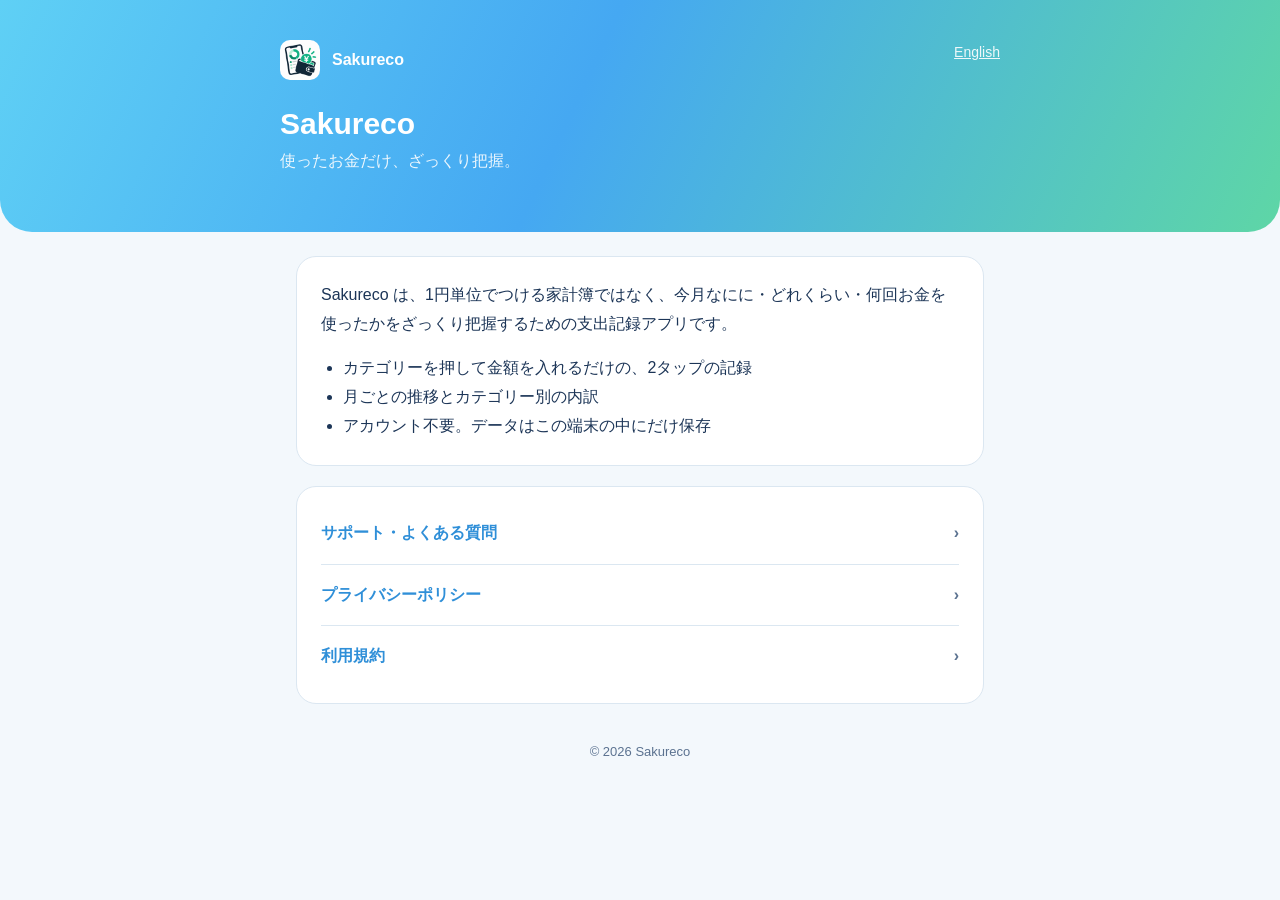
<file: index.html>
<!doctype html>
<html lang="ja">
<head>
<meta charset="utf-8">
<meta name="viewport" content="width=device-width, initial-scale=1">
<title>Sakureco</title>
<meta name="description" content="使ったお金だけ、ざっくり把握。">
<link rel="icon" href="assets/favicon.png">
<link rel="apple-touch-icon" href="assets/icon.png">
<link rel="stylesheet" href="assets/style.css">
</head>
<body>
<header class="hero">
  <div class="hero-inner">
    <a class="lang" href="en/">English</a>
    <a class="brand" href="./"><img src="assets/icon.png" alt="">Sakureco</a>
    <h1>Sakureco</h1>
    <p>使ったお金だけ、ざっくり把握。</p>
  </div>
</header>
<main>
<section class="card">
<p>Sakureco は、1円単位でつける家計簿ではなく、今月なにに・どれくらい・何回お金を使ったかをざっくり把握するための支出記録アプリです。</p>
<ul>
  <li>カテゴリーを押して金額を入れるだけの、2タップの記録</li>
  <li>月ごとの推移とカテゴリー別の内訳</li>
  <li>アカウント不要。データはこの端末の中にだけ保存</li>
</ul>
</section>
<section class="card">
<ul class="links">
  <li><a href="support/">サポート・よくある質問</a></li>
  <li><a href="privacy/">プライバシーポリシー</a></li>
  <li><a href="terms/">利用規約</a></li>
</ul>
</section>
</main>
<footer>© 2026 Sakureco</footer>
</body>
</html>
</file>
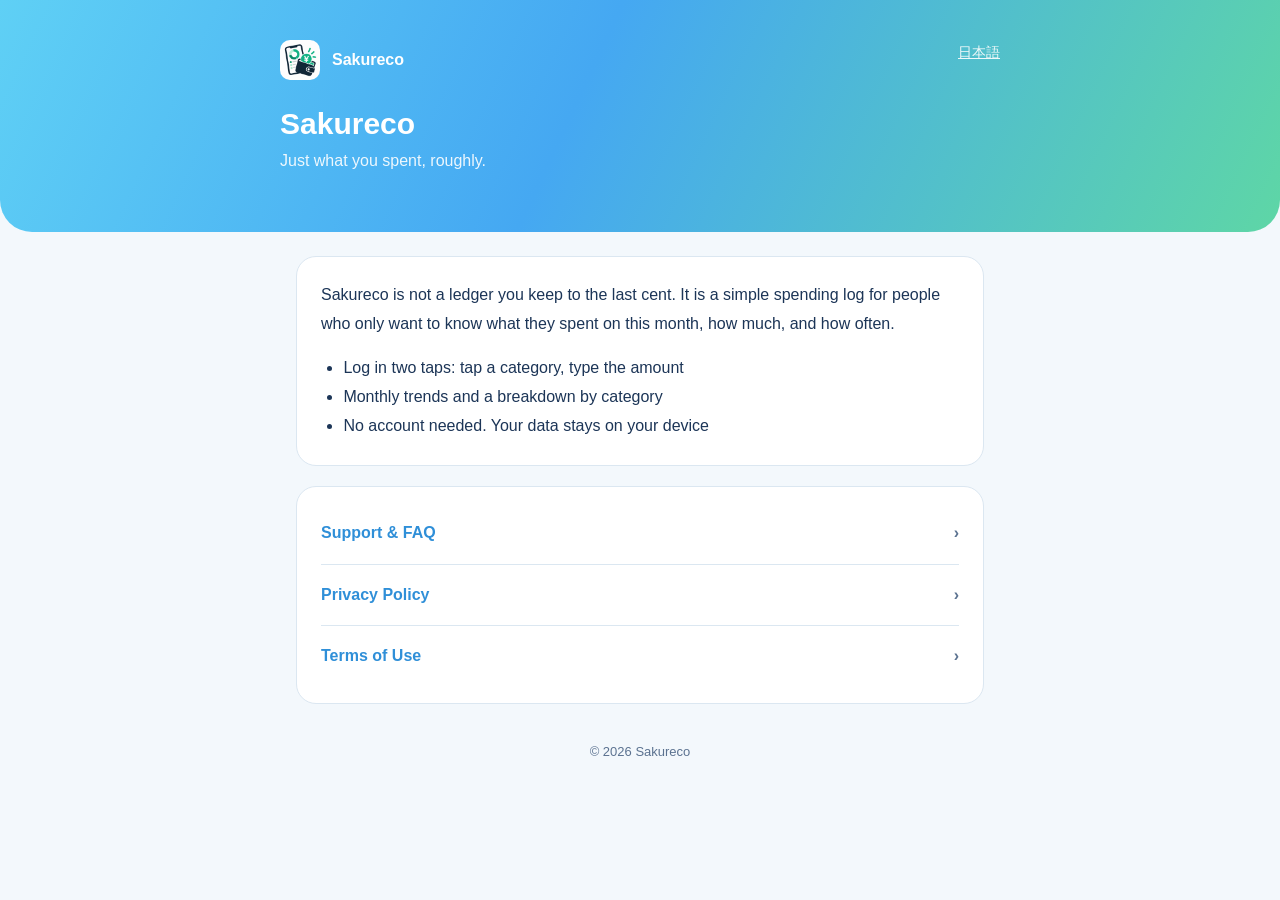
<file: en/index.html>
<!doctype html>
<html lang="en">
<head>
<meta charset="utf-8">
<meta name="viewport" content="width=device-width, initial-scale=1">
<title>Sakureco</title>
<meta name="description" content="Just what you spent, roughly.">
<link rel="icon" href="../assets/favicon.png">
<link rel="apple-touch-icon" href="../assets/icon.png">
<link rel="stylesheet" href="../assets/style.css">
</head>
<body>
<header class="hero">
  <div class="hero-inner">
    <a class="lang" href="../">日本語</a>
    <a class="brand" href="../en/"><img src="../assets/icon.png" alt="">Sakureco</a>
    <h1>Sakureco</h1>
    <p>Just what you spent, roughly.</p>
  </div>
</header>
<main>
<section class="card">
<p>Sakureco is not a ledger you keep to the last cent. It is a simple spending log for people who only want to know what they spent on this month, how much, and how often.</p>
<ul>
  <li>Log in two taps: tap a category, type the amount</li>
  <li>Monthly trends and a breakdown by category</li>
  <li>No account needed. Your data stays on your device</li>
</ul>
</section>
<section class="card">
<ul class="links">
  <li><a href="support/">Support &amp; FAQ</a></li>
  <li><a href="privacy/">Privacy Policy</a></li>
  <li><a href="terms/">Terms of Use</a></li>
</ul>
</section>
</main>
<footer>© 2026 Sakureco</footer>
</body>
</html>
</file>
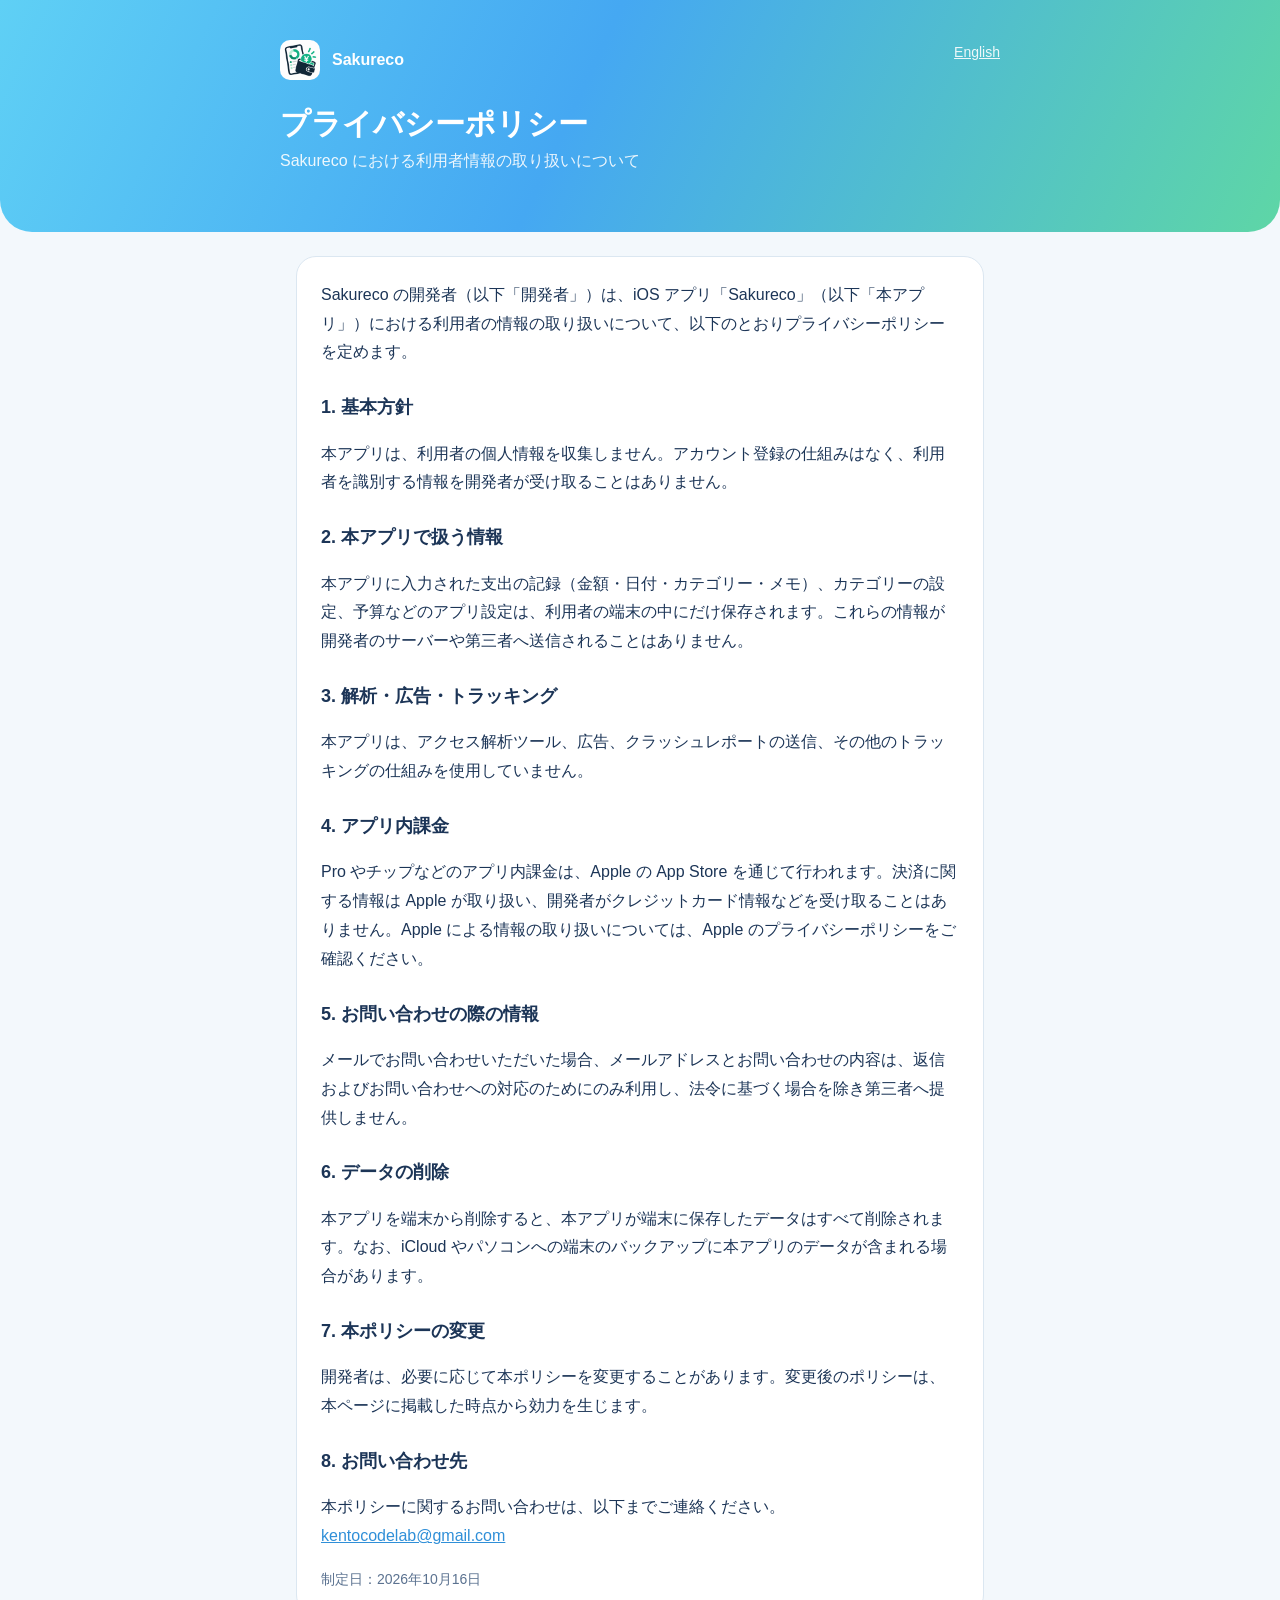
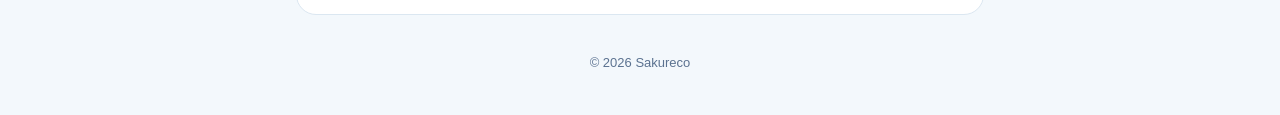
<file: privacy/index.html>
<!doctype html>
<html lang="ja">
<head>
<meta charset="utf-8">
<meta name="viewport" content="width=device-width, initial-scale=1">
<title>プライバシーポリシー | Sakureco</title>
<meta name="description" content="Sakureco における利用者情報の取り扱いについて">
<link rel="icon" href="../assets/favicon.png">
<link rel="apple-touch-icon" href="../assets/icon.png">
<link rel="stylesheet" href="../assets/style.css">
</head>
<body>
<header class="hero">
  <div class="hero-inner">
    <a class="lang" href="../en/privacy/">English</a>
    <a class="brand" href="../"><img src="../assets/icon.png" alt="">Sakureco</a>
    <h1>プライバシーポリシー</h1>
    <p>Sakureco における利用者情報の取り扱いについて</p>
  </div>
</header>
<main>
<section class="card">
<p>Sakureco の開発者（以下「開発者」）は、iOS アプリ「Sakureco」（以下「本アプリ」）における利用者の情報の取り扱いについて、以下のとおりプライバシーポリシーを定めます。</p>

<h2>1. 基本方針</h2>
<p>本アプリは、利用者の個人情報を収集しません。アカウント登録の仕組みはなく、利用者を識別する情報を開発者が受け取ることはありません。</p>

<h2>2. 本アプリで扱う情報</h2>
<p>本アプリに入力された支出の記録（金額・日付・カテゴリー・メモ）、カテゴリーの設定、予算などのアプリ設定は、利用者の端末の中にだけ保存されます。これらの情報が開発者のサーバーや第三者へ送信されることはありません。</p>

<h2>3. 解析・広告・トラッキング</h2>
<p>本アプリは、アクセス解析ツール、広告、クラッシュレポートの送信、その他のトラッキングの仕組みを使用していません。</p>

<h2>4. アプリ内課金</h2>
<p>Pro やチップなどのアプリ内課金は、Apple の App Store を通じて行われます。決済に関する情報は Apple が取り扱い、開発者がクレジットカード情報などを受け取ることはありません。Apple による情報の取り扱いについては、Apple のプライバシーポリシーをご確認ください。</p>

<h2>5. お問い合わせの際の情報</h2>
<p>メールでお問い合わせいただいた場合、メールアドレスとお問い合わせの内容は、返信およびお問い合わせへの対応のためにのみ利用し、法令に基づく場合を除き第三者へ提供しません。</p>

<h2>6. データの削除</h2>
<p>本アプリを端末から削除すると、本アプリが端末に保存したデータはすべて削除されます。なお、iCloud やパソコンへの端末のバックアップに本アプリのデータが含まれる場合があります。</p>

<h2>7. 本ポリシーの変更</h2>
<p>開発者は、必要に応じて本ポリシーを変更することがあります。変更後のポリシーは、本ページに掲載した時点から効力を生じます。</p>

<h2>8. お問い合わせ先</h2>
<p>本ポリシーに関するお問い合わせは、以下までご連絡ください。<br><a href="mailto:kentocodelab@gmail.com">kentocodelab@gmail.com</a></p>

<p class="meta">制定日：2026年10月16日</p>
</section>
</main>
<footer>© 2026 Sakureco</footer>
</body>
</html>
</file>
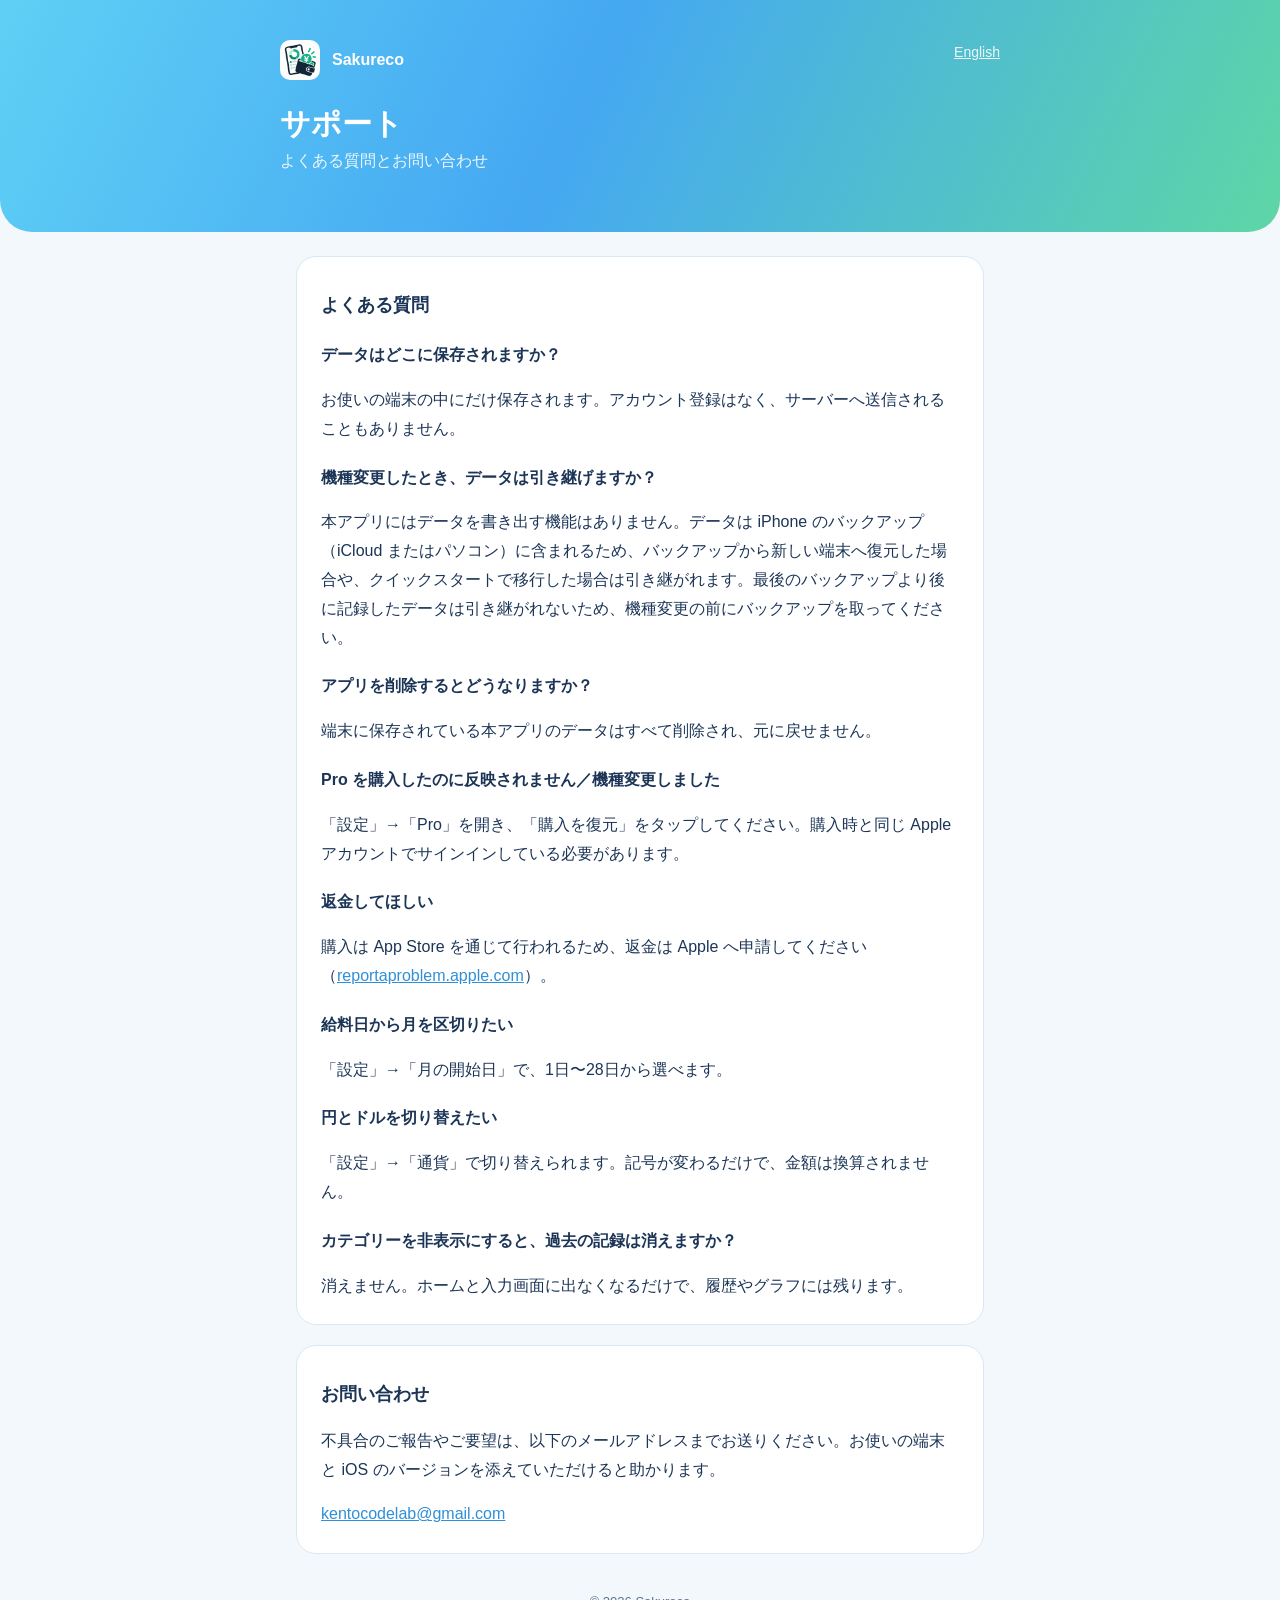
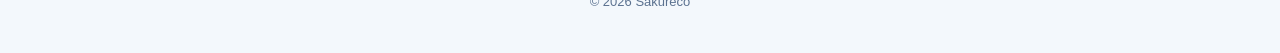
<file: support/index.html>
<!doctype html>
<html lang="ja">
<head>
<meta charset="utf-8">
<meta name="viewport" content="width=device-width, initial-scale=1">
<title>サポート | Sakureco</title>
<meta name="description" content="よくある質問とお問い合わせ">
<link rel="icon" href="../assets/favicon.png">
<link rel="apple-touch-icon" href="../assets/icon.png">
<link rel="stylesheet" href="../assets/style.css">
</head>
<body>
<header class="hero">
  <div class="hero-inner">
    <a class="lang" href="../en/support/">English</a>
    <a class="brand" href="../"><img src="../assets/icon.png" alt="">Sakureco</a>
    <h1>サポート</h1>
    <p>よくある質問とお問い合わせ</p>
  </div>
</header>
<main>
<section class="card">
<h2>よくある質問</h2>

<h3>データはどこに保存されますか？</h3>
<p>お使いの端末の中にだけ保存されます。アカウント登録はなく、サーバーへ送信されることもありません。</p>

<h3>機種変更したとき、データは引き継げますか？</h3>
<p>本アプリにはデータを書き出す機能はありません。データは iPhone のバックアップ（iCloud またはパソコン）に含まれるため、バックアップから新しい端末へ復元した場合や、クイックスタートで移行した場合は引き継がれます。最後のバックアップより後に記録したデータは引き継がれないため、機種変更の前にバックアップを取ってください。</p>

<h3>アプリを削除するとどうなりますか？</h3>
<p>端末に保存されている本アプリのデータはすべて削除され、元に戻せません。</p>

<h3>Pro を購入したのに反映されません／機種変更しました</h3>
<p>「設定」→「Pro」を開き、「購入を復元」をタップしてください。購入時と同じ Apple アカウントでサインインしている必要があります。</p>

<h3>返金してほしい</h3>
<p>購入は App Store を通じて行われるため、返金は Apple へ申請してください（<a href="https://reportaproblem.apple.com/">reportaproblem.apple.com</a>）。</p>

<h3>給料日から月を区切りたい</h3>
<p>「設定」→「月の開始日」で、1日〜28日から選べます。</p>

<h3>円とドルを切り替えたい</h3>
<p>「設定」→「通貨」で切り替えられます。記号が変わるだけで、金額は換算されません。</p>

<h3>カテゴリーを非表示にすると、過去の記録は消えますか？</h3>
<p>消えません。ホームと入力画面に出なくなるだけで、履歴やグラフには残ります。</p>
</section>
<section class="card">
<h2>お問い合わせ</h2>
<p>不具合のご報告やご要望は、以下のメールアドレスまでお送りください。お使いの端末と iOS のバージョンを添えていただけると助かります。</p>
<p><a href="mailto:kentocodelab@gmail.com?subject=Sakureco%20%E3%81%8A%E5%95%8F%E3%81%84%E5%90%88%E3%82%8F%E3%81%9B">kentocodelab@gmail.com</a></p>
</section>
</main>
<footer>© 2026 Sakureco</footer>
</body>
</html>
</file>
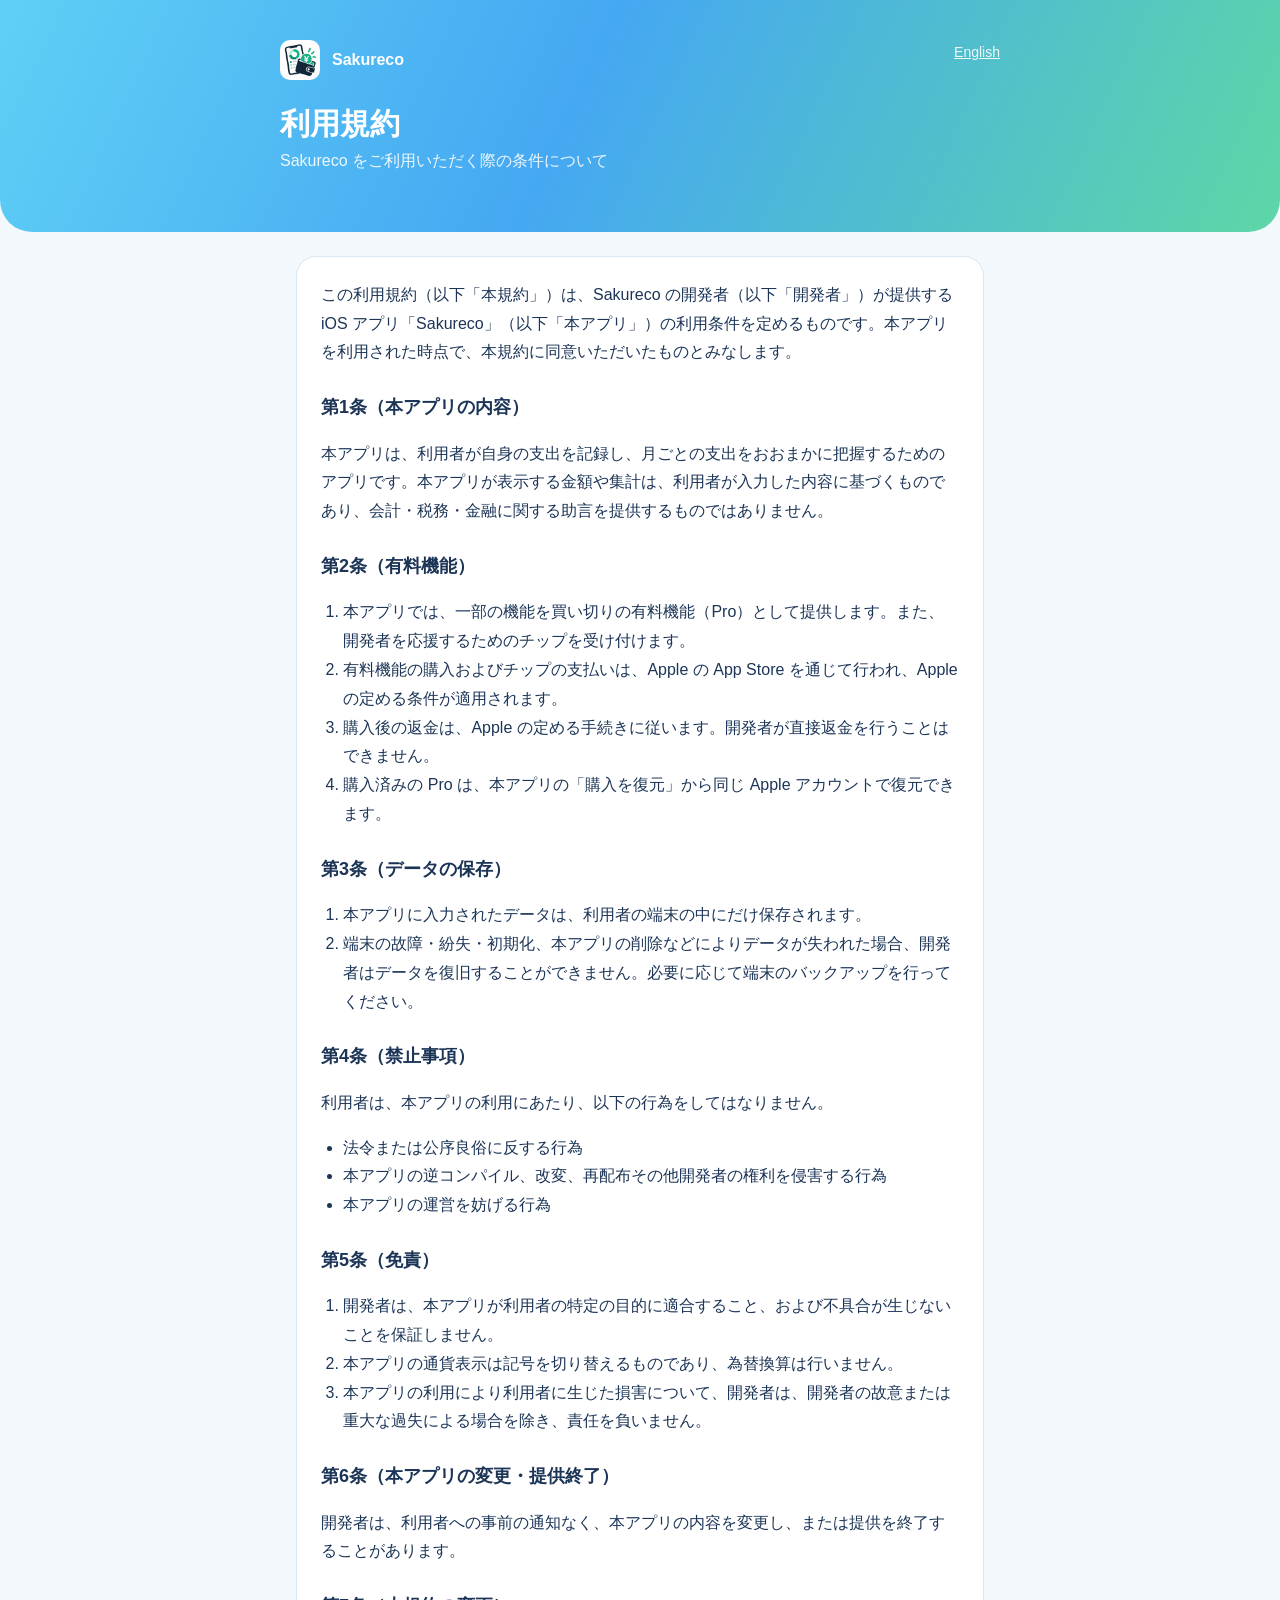
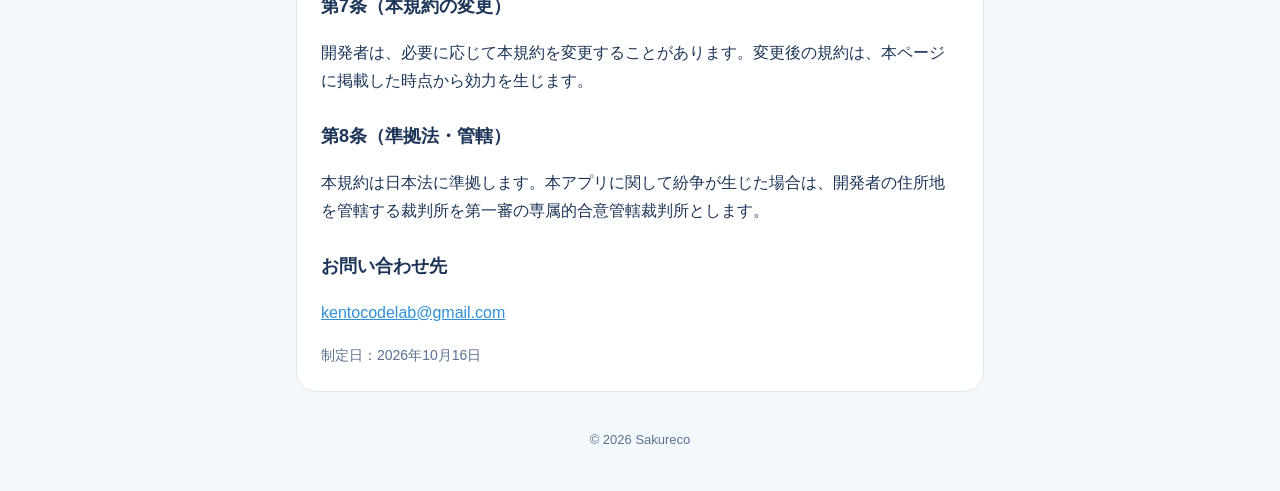
<file: terms/index.html>
<!doctype html>
<html lang="ja">
<head>
<meta charset="utf-8">
<meta name="viewport" content="width=device-width, initial-scale=1">
<title>利用規約 | Sakureco</title>
<meta name="description" content="Sakureco をご利用いただく際の条件について">
<link rel="icon" href="../assets/favicon.png">
<link rel="apple-touch-icon" href="../assets/icon.png">
<link rel="stylesheet" href="../assets/style.css">
</head>
<body>
<header class="hero">
  <div class="hero-inner">
    <a class="lang" href="../en/terms/">English</a>
    <a class="brand" href="../"><img src="../assets/icon.png" alt="">Sakureco</a>
    <h1>利用規約</h1>
    <p>Sakureco をご利用いただく際の条件について</p>
  </div>
</header>
<main>
<section class="card">
<p>この利用規約（以下「本規約」）は、Sakureco の開発者（以下「開発者」）が提供する iOS アプリ「Sakureco」（以下「本アプリ」）の利用条件を定めるものです。本アプリを利用された時点で、本規約に同意いただいたものとみなします。</p>

<h2>第1条（本アプリの内容）</h2>
<p>本アプリは、利用者が自身の支出を記録し、月ごとの支出をおおまかに把握するためのアプリです。本アプリが表示する金額や集計は、利用者が入力した内容に基づくものであり、会計・税務・金融に関する助言を提供するものではありません。</p>

<h2>第2条（有料機能）</h2>
<ol>
  <li>本アプリでは、一部の機能を買い切りの有料機能（Pro）として提供します。また、開発者を応援するためのチップを受け付けます。</li>
  <li>有料機能の購入およびチップの支払いは、Apple の App Store を通じて行われ、Apple の定める条件が適用されます。</li>
  <li>購入後の返金は、Apple の定める手続きに従います。開発者が直接返金を行うことはできません。</li>
  <li>購入済みの Pro は、本アプリの「購入を復元」から同じ Apple アカウントで復元できます。</li>
</ol>

<h2>第3条（データの保存）</h2>
<ol>
  <li>本アプリに入力されたデータは、利用者の端末の中にだけ保存されます。</li>
  <li>端末の故障・紛失・初期化、本アプリの削除などによりデータが失われた場合、開発者はデータを復旧することができません。必要に応じて端末のバックアップを行ってください。</li>
</ol>

<h2>第4条（禁止事項）</h2>
<p>利用者は、本アプリの利用にあたり、以下の行為をしてはなりません。</p>
<ul>
  <li>法令または公序良俗に反する行為</li>
  <li>本アプリの逆コンパイル、改変、再配布その他開発者の権利を侵害する行為</li>
  <li>本アプリの運営を妨げる行為</li>
</ul>

<h2>第5条（免責）</h2>
<ol>
  <li>開発者は、本アプリが利用者の特定の目的に適合すること、および不具合が生じないことを保証しません。</li>
  <li>本アプリの通貨表示は記号を切り替えるものであり、為替換算は行いません。</li>
  <li>本アプリの利用により利用者に生じた損害について、開発者は、開発者の故意または重大な過失による場合を除き、責任を負いません。</li>
</ol>

<h2>第6条（本アプリの変更・提供終了）</h2>
<p>開発者は、利用者への事前の通知なく、本アプリの内容を変更し、または提供を終了することがあります。</p>

<h2>第7条（本規約の変更）</h2>
<p>開発者は、必要に応じて本規約を変更することがあります。変更後の規約は、本ページに掲載した時点から効力を生じます。</p>

<h2>第8条（準拠法・管轄）</h2>
<p>本規約は日本法に準拠します。本アプリに関して紛争が生じた場合は、開発者の住所地を管轄する裁判所を第一審の専属的合意管轄裁判所とします。</p>

<h2>お問い合わせ先</h2>
<p><a href="mailto:kentocodelab@gmail.com">kentocodelab@gmail.com</a></p>

<p class="meta">制定日：2026年10月16日</p>
</section>
</main>
<footer>© 2026 Sakureco</footer>
</body>
</html>
</file>
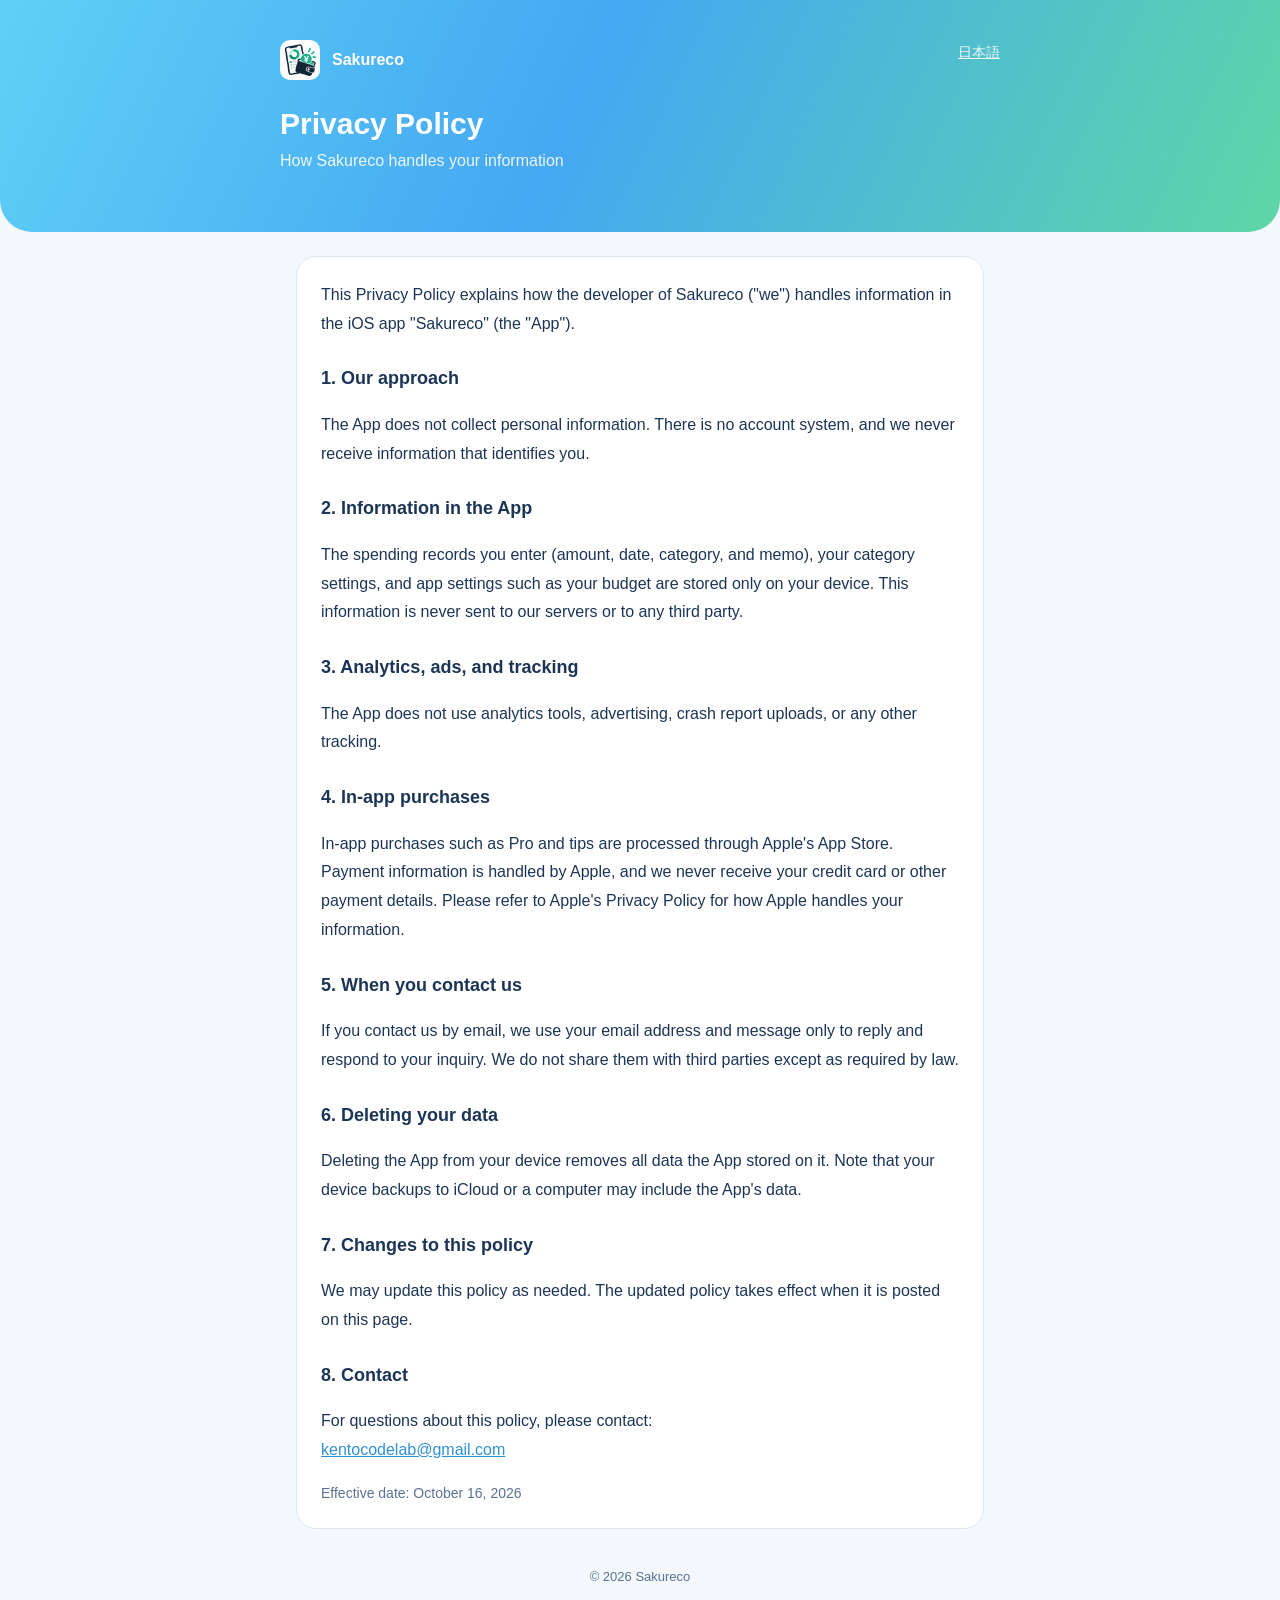
<file: en/privacy/index.html>
<!doctype html>
<html lang="en">
<head>
<meta charset="utf-8">
<meta name="viewport" content="width=device-width, initial-scale=1">
<title>Privacy Policy | Sakureco</title>
<meta name="description" content="How Sakureco handles your information">
<link rel="icon" href="../../assets/favicon.png">
<link rel="apple-touch-icon" href="../../assets/icon.png">
<link rel="stylesheet" href="../../assets/style.css">
</head>
<body>
<header class="hero">
  <div class="hero-inner">
    <a class="lang" href="../../privacy/">日本語</a>
    <a class="brand" href="../../en/"><img src="../../assets/icon.png" alt="">Sakureco</a>
    <h1>Privacy Policy</h1>
    <p>How Sakureco handles your information</p>
  </div>
</header>
<main>
<section class="card">
<p>This Privacy Policy explains how the developer of Sakureco ("we") handles information in the iOS app "Sakureco" (the "App").</p>

<h2>1. Our approach</h2>
<p>The App does not collect personal information. There is no account system, and we never receive information that identifies you.</p>

<h2>2. Information in the App</h2>
<p>The spending records you enter (amount, date, category, and memo), your category settings, and app settings such as your budget are stored only on your device. This information is never sent to our servers or to any third party.</p>

<h2>3. Analytics, ads, and tracking</h2>
<p>The App does not use analytics tools, advertising, crash report uploads, or any other tracking.</p>

<h2>4. In-app purchases</h2>
<p>In-app purchases such as Pro and tips are processed through Apple's App Store. Payment information is handled by Apple, and we never receive your credit card or other payment details. Please refer to Apple's Privacy Policy for how Apple handles your information.</p>

<h2>5. When you contact us</h2>
<p>If you contact us by email, we use your email address and message only to reply and respond to your inquiry. We do not share them with third parties except as required by law.</p>

<h2>6. Deleting your data</h2>
<p>Deleting the App from your device removes all data the App stored on it. Note that your device backups to iCloud or a computer may include the App's data.</p>

<h2>7. Changes to this policy</h2>
<p>We may update this policy as needed. The updated policy takes effect when it is posted on this page.</p>

<h2>8. Contact</h2>
<p>For questions about this policy, please contact:<br><a href="mailto:kentocodelab@gmail.com">kentocodelab@gmail.com</a></p>

<p class="meta">Effective date: October 16, 2026</p>
</section>
</main>
<footer>© 2026 Sakureco</footer>
</body>
</html>
</file>
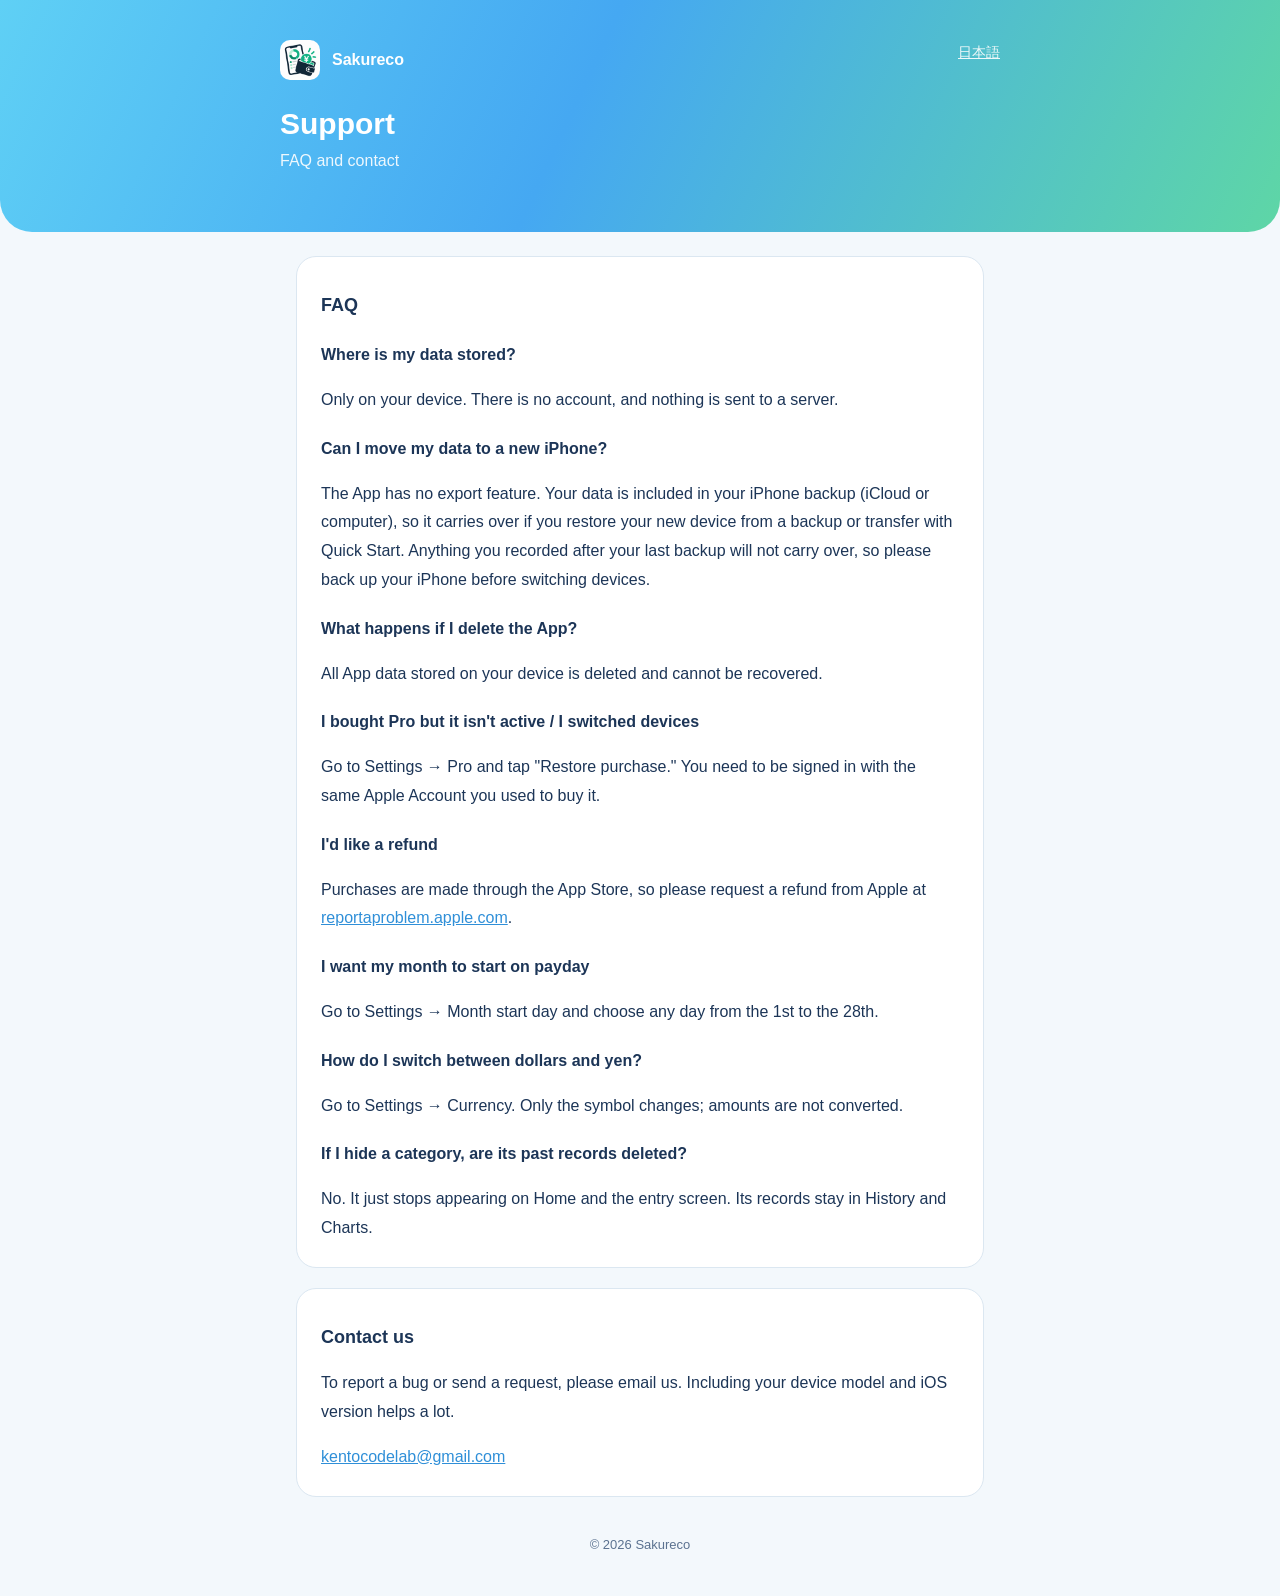
<file: en/support/index.html>
<!doctype html>
<html lang="en">
<head>
<meta charset="utf-8">
<meta name="viewport" content="width=device-width, initial-scale=1">
<title>Support | Sakureco</title>
<meta name="description" content="FAQ and contact">
<link rel="icon" href="../../assets/favicon.png">
<link rel="apple-touch-icon" href="../../assets/icon.png">
<link rel="stylesheet" href="../../assets/style.css">
</head>
<body>
<header class="hero">
  <div class="hero-inner">
    <a class="lang" href="../../support/">日本語</a>
    <a class="brand" href="../../en/"><img src="../../assets/icon.png" alt="">Sakureco</a>
    <h1>Support</h1>
    <p>FAQ and contact</p>
  </div>
</header>
<main>
<section class="card">
<h2>FAQ</h2>

<h3>Where is my data stored?</h3>
<p>Only on your device. There is no account, and nothing is sent to a server.</p>

<h3>Can I move my data to a new iPhone?</h3>
<p>The App has no export feature. Your data is included in your iPhone backup (iCloud or computer), so it carries over if you restore your new device from a backup or transfer with Quick Start. Anything you recorded after your last backup will not carry over, so please back up your iPhone before switching devices.</p>

<h3>What happens if I delete the App?</h3>
<p>All App data stored on your device is deleted and cannot be recovered.</p>

<h3>I bought Pro but it isn't active / I switched devices</h3>
<p>Go to Settings → Pro and tap "Restore purchase." You need to be signed in with the same Apple Account you used to buy it.</p>

<h3>I'd like a refund</h3>
<p>Purchases are made through the App Store, so please request a refund from Apple at <a href="https://reportaproblem.apple.com/">reportaproblem.apple.com</a>.</p>

<h3>I want my month to start on payday</h3>
<p>Go to Settings → Month start day and choose any day from the 1st to the 28th.</p>

<h3>How do I switch between dollars and yen?</h3>
<p>Go to Settings → Currency. Only the symbol changes; amounts are not converted.</p>

<h3>If I hide a category, are its past records deleted?</h3>
<p>No. It just stops appearing on Home and the entry screen. Its records stay in History and Charts.</p>
</section>
<section class="card">
<h2>Contact us</h2>
<p>To report a bug or send a request, please email us. Including your device model and iOS version helps a lot.</p>
<p><a href="mailto:kentocodelab@gmail.com?subject=Sakureco%20Support">kentocodelab@gmail.com</a></p>
</section>
</main>
<footer>© 2026 Sakureco</footer>
</body>
</html>
</file>
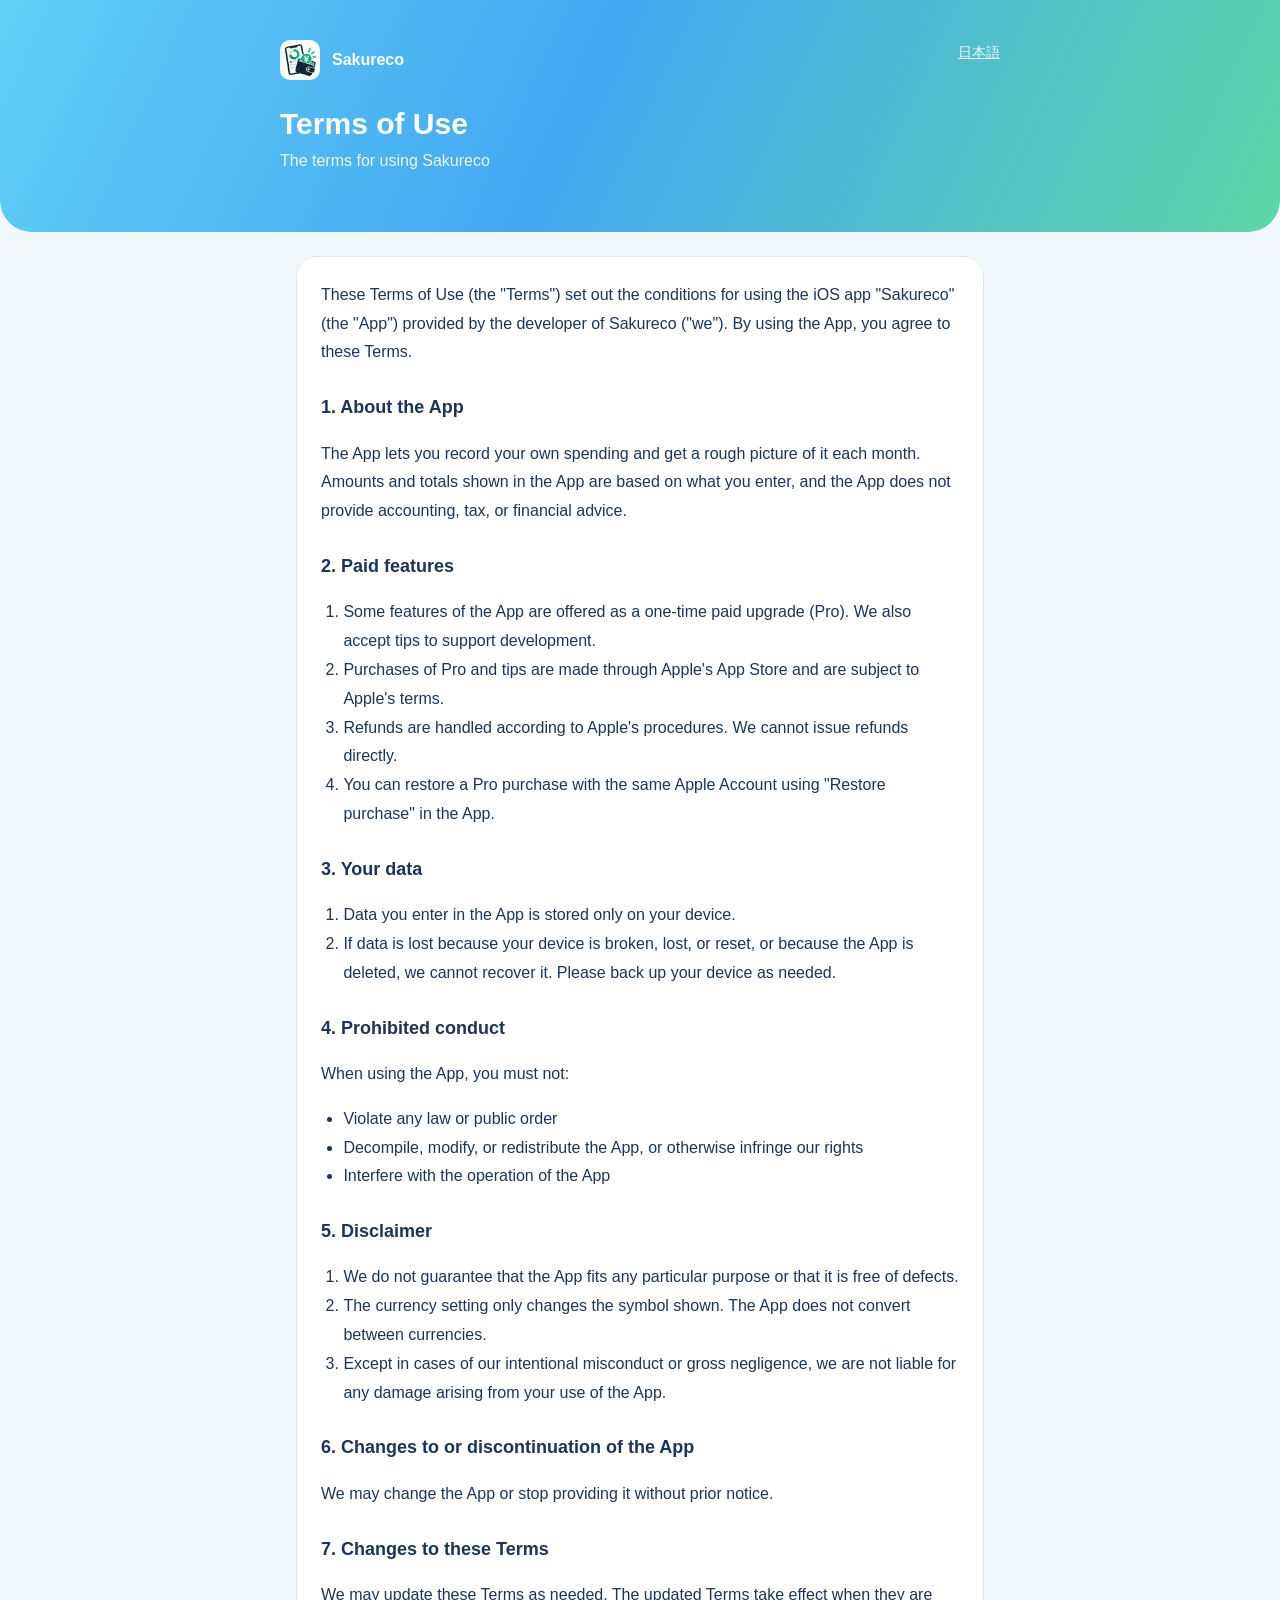
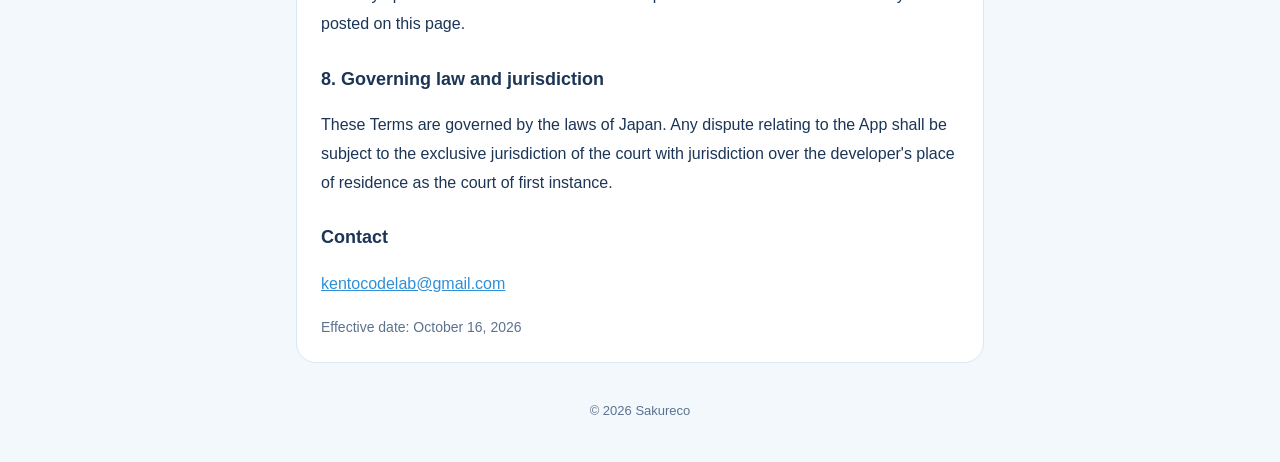
<file: en/terms/index.html>
<!doctype html>
<html lang="en">
<head>
<meta charset="utf-8">
<meta name="viewport" content="width=device-width, initial-scale=1">
<title>Terms of Use | Sakureco</title>
<meta name="description" content="The terms for using Sakureco">
<link rel="icon" href="../../assets/favicon.png">
<link rel="apple-touch-icon" href="../../assets/icon.png">
<link rel="stylesheet" href="../../assets/style.css">
</head>
<body>
<header class="hero">
  <div class="hero-inner">
    <a class="lang" href="../../terms/">日本語</a>
    <a class="brand" href="../../en/"><img src="../../assets/icon.png" alt="">Sakureco</a>
    <h1>Terms of Use</h1>
    <p>The terms for using Sakureco</p>
  </div>
</header>
<main>
<section class="card">
<p>These Terms of Use (the "Terms") set out the conditions for using the iOS app "Sakureco" (the "App") provided by the developer of Sakureco ("we"). By using the App, you agree to these Terms.</p>

<h2>1. About the App</h2>
<p>The App lets you record your own spending and get a rough picture of it each month. Amounts and totals shown in the App are based on what you enter, and the App does not provide accounting, tax, or financial advice.</p>

<h2>2. Paid features</h2>
<ol>
  <li>Some features of the App are offered as a one-time paid upgrade (Pro). We also accept tips to support development.</li>
  <li>Purchases of Pro and tips are made through Apple's App Store and are subject to Apple's terms.</li>
  <li>Refunds are handled according to Apple's procedures. We cannot issue refunds directly.</li>
  <li>You can restore a Pro purchase with the same Apple Account using "Restore purchase" in the App.</li>
</ol>

<h2>3. Your data</h2>
<ol>
  <li>Data you enter in the App is stored only on your device.</li>
  <li>If data is lost because your device is broken, lost, or reset, or because the App is deleted, we cannot recover it. Please back up your device as needed.</li>
</ol>

<h2>4. Prohibited conduct</h2>
<p>When using the App, you must not:</p>
<ul>
  <li>Violate any law or public order</li>
  <li>Decompile, modify, or redistribute the App, or otherwise infringe our rights</li>
  <li>Interfere with the operation of the App</li>
</ul>

<h2>5. Disclaimer</h2>
<ol>
  <li>We do not guarantee that the App fits any particular purpose or that it is free of defects.</li>
  <li>The currency setting only changes the symbol shown. The App does not convert between currencies.</li>
  <li>Except in cases of our intentional misconduct or gross negligence, we are not liable for any damage arising from your use of the App.</li>
</ol>

<h2>6. Changes to or discontinuation of the App</h2>
<p>We may change the App or stop providing it without prior notice.</p>

<h2>7. Changes to these Terms</h2>
<p>We may update these Terms as needed. The updated Terms take effect when they are posted on this page.</p>

<h2>8. Governing law and jurisdiction</h2>
<p>These Terms are governed by the laws of Japan. Any dispute relating to the App shall be subject to the exclusive jurisdiction of the court with jurisdiction over the developer's place of residence as the court of first instance.</p>

<h2>Contact</h2>
<p><a href="mailto:kentocodelab@gmail.com">kentocodelab@gmail.com</a></p>

<p class="meta">Effective date: October 16, 2026</p>
</section>
</main>
<footer>© 2026 Sakureco</footer>
</body>
</html>
</file>
<file: assets/style.css>
:root {
  --bg: #f3f8fc;
  --surface: #ffffff;
  --text: #1c3557;
  --text-secondary: #5b7290;
  --border: #dbe7f1;
  --tint: #2f8fd8;
  --header: linear-gradient(115deg, #5fd0f5 0%, #45a8f2 45%, #5ed6a6 100%);
}

@media (prefers-color-scheme: dark) {
  :root {
    --bg: #0e1a26;
    --surface: #152536;
    --text: #e6eef7;
    --text-secondary: #9fb2c8;
    --border: #22384d;
    --tint: #4cc6f2;
    --header: linear-gradient(115deg, #1e7fb0 0%, #1f5fc0 45%, #1f8f6e 100%);
  }
}

* {
  box-sizing: border-box;
}

body {
  margin: 0;
  background: var(--bg);
  color: var(--text);
  font-family: -apple-system, BlinkMacSystemFont, "Hiragino Sans", "Noto Sans JP", "Segoe UI", sans-serif;
  line-height: 1.8;
  -webkit-text-size-adjust: 100%;
}

a {
  color: var(--tint);
}

.hero {
  background: var(--header);
  color: #fff;
  padding: 40px 16px 56px;
  border-radius: 0 0 32px 32px;
}

.hero-inner,
main,
footer {
  max-width: 720px;
  margin: 0 auto;
}

.brand {
  display: flex;
  align-items: center;
  gap: 12px;
  color: #fff;
  text-decoration: none;
  font-weight: 700;
}

.brand img {
  width: 40px;
  height: 40px;
  border-radius: 10px;
}

.lang {
  float: right;
  color: #fff;
  font-size: 14px;
  opacity: 0.9;
}

.hero h1 {
  margin: 24px 0 4px;
  font-size: 30px;
  line-height: 1.3;
}

.hero p {
  margin: 0;
  opacity: 0.9;
}

main {
  padding: 24px 16px 8px;
}

.card {
  background: var(--surface);
  border: 1px solid var(--border);
  border-radius: 20px;
  padding: 8px 24px;
  margin-bottom: 20px;
}

h2 {
  font-size: 18px;
  margin: 24px 0 8px;
}

h3 {
  font-size: 16px;
  margin: 20px 0 4px;
}

ul,
ol {
  padding-left: 1.4em;
}

.meta {
  color: var(--text-secondary);
  font-size: 14px;
}

.links {
  list-style: none;
  padding: 0;
  margin: 8px 0;
}

.links li {
  border-top: 1px solid var(--border);
}

.links li:first-child {
  border-top: none;
}

.links a {
  display: block;
  padding: 16px 0;
  font-weight: 700;
  text-decoration: none;
}

.links a::after {
  content: "›";
  float: right;
  color: var(--text-secondary);
}

footer {
  padding: 8px 16px 40px;
  color: var(--text-secondary);
  font-size: 13px;
  text-align: center;
}
</file>
